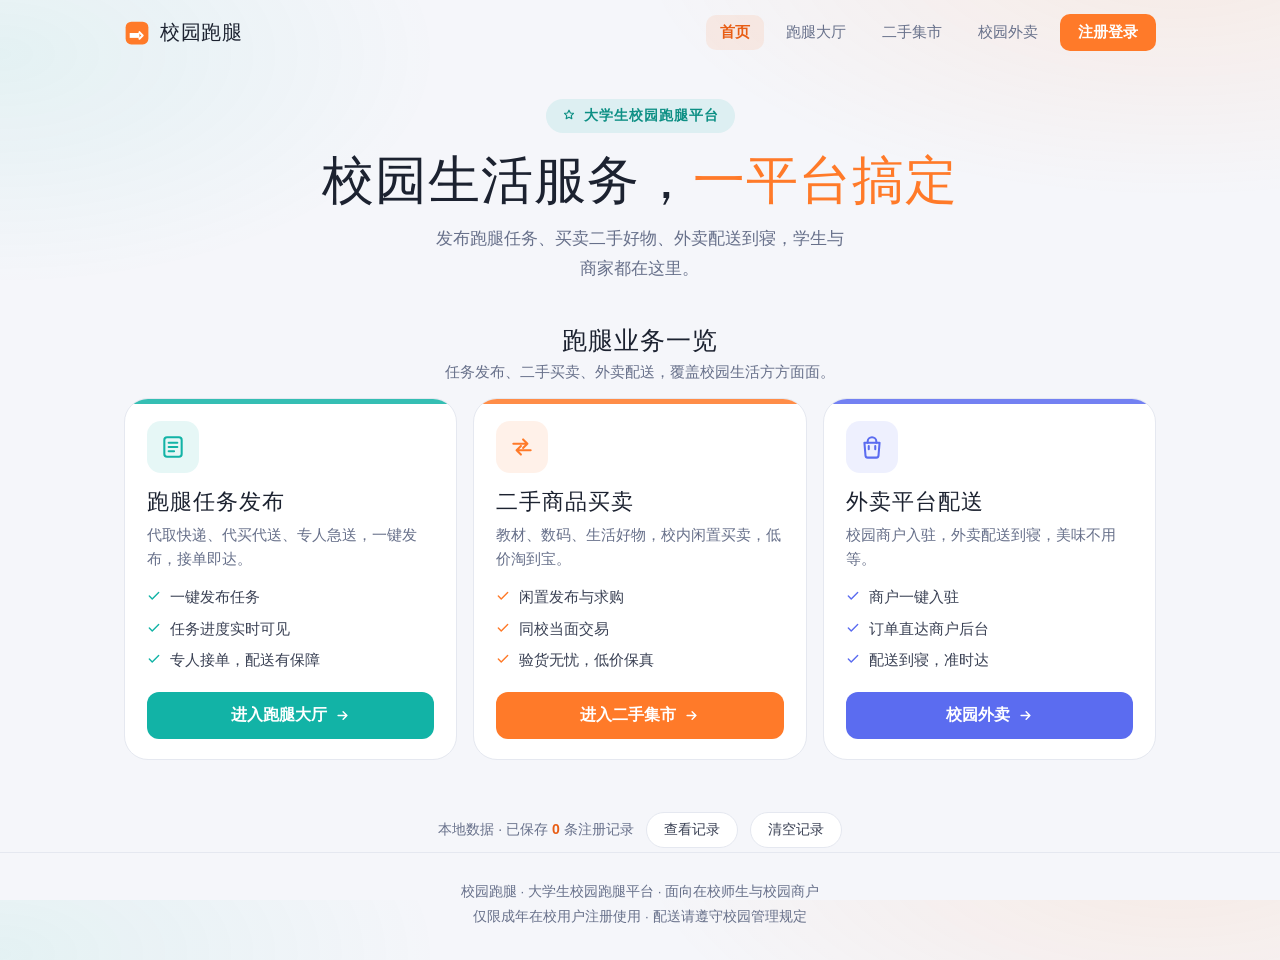
<file: index.html>
<!-- index.html -->
<!DOCTYPE html>
<html lang="zh-CN">
<head>
<meta charset="UTF-8">
<meta name="viewport" content="width=device-width, initial-scale=1">
<title>校园跑腿 · 大学生校园跑腿平台</title>
<link rel="icon" href="data:image/svg+xml,%3Csvg xmlns='http://www.w3.org/2000/svg' viewBox='0 0 64 64'%3E%3Crect x='4' y='4' width='56' height='56' rx='14' fill='%23FF7A29'/%3E%3Cpath d='M14 32h24v12H14z' fill='%23FFFFFF'/%3E%3Cpath d='M38 30l8 8-8 8' fill='none' stroke='%23FFFFFF' stroke-width='5' stroke-linecap='round' stroke-linejoin='round'/%3E%3C/svg%3E">
<link rel="preconnect" href="https://miaoda.feishu.cn">
<link href="https://miaoda.feishu.cn/fonts/css2?family=ZCOOL+KuaiLe&family=Noto+Sans+SC:wght@400;500;700&display=swap" rel="stylesheet">
<link rel="stylesheet" href="style.css">
</head>
<body>
<header class="topbar">
  <div class="brand">
    <svg width="26" height="26" viewBox="0 0 64 64" aria-hidden="true"><rect x="4" y="4" width="56" height="56" rx="14" fill="#FF7A29" /><path d="M14 32h24v12H14z" fill="#FFFFFF" /><path d="M38 30l8 8-8 8" fill="none" stroke="#FFFFFF" stroke-width="5" stroke-linecap="round" stroke-linejoin="round" /></svg>
    <span>校园跑腿</span>
  </div>
  <nav class="nav" id="nav">
    <a href="#/" data-nav="home">首页</a>
    <a href="#/task" data-nav="task">跑腿大厅</a>
    <a href="#/secondhand" data-nav="secondhand">二手集市</a>
    <a href="#/food" data-nav="food">校园外卖</a>
    <a href="#/auth/login" class="enter" data-nav="auth" id="authNavLink">注册登录</a>
  </nav>
</header>
<main class="stage">
  <!-- ===== 视图：首页（跑腿业务展示） ===== -->
  <section class="view" id="view-home">
    <div class="hero">
      <div class="hero-copy">
        <span class="kicker">
          <svg width="14" height="14" viewBox="0 0 24 24" fill="none" stroke="currentColor" stroke-width="2" stroke-linecap="round" stroke-linejoin="round"><path d="M12 2l2.4 4.8 5.3.8-3.8 3.7.9 5.2-4.8-2.5-4.8 2.5.9-5.2L4.3 7.6l5.3-.8z" /></svg>
          大学生校园跑腿平台
        </span>
        <h1>校园生活服务，<span class="hl">一平台搞定</span></h1>
        <p>发布跑腿任务、买卖二手好物、外卖配送到寝，学生与商家都在这里。</p>
      </div>
    </div>
    <h2 class="section-title">跑腿业务一览</h2>
    <p class="section-sub">任务发布、二手买卖、外卖配送，覆盖校园生活方方面面。</p>
    <div class="modules">
      <!-- 跑腿任务发布 -->
      <div class="module" style="--ac:#12B3A6;--ac-deep:#0D8F84;--ac-soft:rgba(18,179,166,.10)">
        <div class="module-icon">
          <svg width="26" height="26" viewBox="0 0 24 24" fill="none" stroke="currentColor" stroke-width="1.9" stroke-linecap="round" stroke-linejoin="round"><rect x="4" y="3" width="16" height="18" rx="2.5" /><path d="M8 8h8M8 12h8M8 16h5" /></svg>
        </div>
        <h3>跑腿任务发布</h3>
        <p class="tagline">代取快递、代买代送、专人急送，一键发布，接单即达。</p>
        <ul>
          <li><svg width="14" height="14" viewBox="0 0 24 24" fill="none" stroke="currentColor" stroke-width="2.4" stroke-linecap="round" stroke-linejoin="round"><polyline points="4 12 9 17 20 6" /></svg>一键发布任务</li>
          <li><svg width="14" height="14" viewBox="0 0 24 24" fill="none" stroke="currentColor" stroke-width="2.4" stroke-linecap="round" stroke-linejoin="round"><polyline points="4 12 9 17 20 6" /></svg>任务进度实时可见</li>
          <li><svg width="14" height="14" viewBox="0 0 24 24" fill="none" stroke="currentColor" stroke-width="2.4" stroke-linecap="round" stroke-linejoin="round"><polyline points="4 12 9 17 20 6" /></svg>专人接单，配送有保障</li>
        </ul>
        <button class="btn-apply" data-go="task">进入跑腿大厅
          <svg width="15" height="15" viewBox="0 0 24 24" fill="none" stroke="currentColor" stroke-width="2.4" stroke-linecap="round" stroke-linejoin="round"><path d="M5 12h14M13 6l6 6-6 6" /></svg>
        </button>
      </div>
      <!-- 二手商品买卖 -->
      <div class="module" style="--ac:#FF7A29;--ac-deep:#E85D14;--ac-soft:rgba(255,122,41,.10)">
        <div class="module-icon">
          <svg width="26" height="26" viewBox="0 0 24 24" fill="none" stroke="currentColor" stroke-width="1.9" stroke-linecap="round" stroke-linejoin="round"><path d="M4 9h13M13 5l4 4-4 4" /><path d="M20 15H7M11 11l-4 4 4 4" /></svg>
        </div>
        <h3>二手商品买卖</h3>
        <p class="tagline">教材、数码、生活好物，校内闲置买卖，低价淘到宝。</p>
        <ul>
          <li><svg width="14" height="14" viewBox="0 0 24 24" fill="none" stroke="currentColor" stroke-width="2.4" stroke-linecap="round" stroke-linejoin="round"><polyline points="4 12 9 17 20 6" /></svg>闲置发布与求购</li>
          <li><svg width="14" height="14" viewBox="0 0 24 24" fill="none" stroke="currentColor" stroke-width="2.4" stroke-linecap="round" stroke-linejoin="round"><polyline points="4 12 9 17 20 6" /></svg>同校当面交易</li>
          <li><svg width="14" height="14" viewBox="0 0 24 24" fill="none" stroke="currentColor" stroke-width="2.4" stroke-linecap="round" stroke-linejoin="round"><polyline points="4 12 9 17 20 6" /></svg>验货无忧，低价保真</li>
        </ul>
        <button class="btn-apply" data-go="secondhand">进入二手集市
          <svg width="15" height="15" viewBox="0 0 24 24" fill="none" stroke="currentColor" stroke-width="2.4" stroke-linecap="round" stroke-linejoin="round"><path d="M5 12h14M13 6l6 6-6 6" /></svg>
        </button>
      </div>
      <!-- 外卖平台配送 -->
      <div class="module" style="--ac:#5B6CF0;--ac-deep:#4653C9;--ac-soft:rgba(91,108,240,.10)">
        <div class="module-icon">
          <svg width="26" height="26" viewBox="0 0 24 24" fill="none" stroke="currentColor" stroke-width="1.9" stroke-linecap="round" stroke-linejoin="round"><path d="M5 8h14l-1 12a2 2 0 0 1-2 1.8H8a2 2 0 0 1-2-1.8z" /><path d="M8 8V7a4 4 0 0 1 8 0v1" /><path d="M9 11v3M15 11v3" /></svg>
        </div>
        <h3>外卖平台配送</h3>
        <p class="tagline">校园商户入驻，外卖配送到寝，美味不用等。</p>
        <ul>
          <li><svg width="14" height="14" viewBox="0 0 24 24" fill="none" stroke="currentColor" stroke-width="2.4" stroke-linecap="round" stroke-linejoin="round"><polyline points="4 12 9 17 20 6" /></svg>商户一键入驻</li>
          <li><svg width="14" height="14" viewBox="0 0 24 24" fill="none" stroke="currentColor" stroke-width="2.4" stroke-linecap="round" stroke-linejoin="round"><polyline points="4 12 9 17 20 6" /></svg>订单直达商户后台</li>
          <li><svg width="14" height="14" viewBox="0 0 24 24" fill="none" stroke="currentColor" stroke-width="2.4" stroke-linecap="round" stroke-linejoin="round"><polyline points="4 12 9 17 20 6" /></svg>配送到寝，准时达</li>
        </ul>
        <button class="btn-apply" data-go="food">校园外卖
          <svg width="15" height="15" viewBox="0 0 24 24" fill="none" stroke="currentColor" stroke-width="2.4" stroke-linecap="round" stroke-linejoin="round"><path d="M5 12h14M13 6l6 6-6 6" /></svg>
        </button>
      </div>
    </div>
  </section>

  <!-- ===== 视图：跑腿任务大厅 ===== -->
  <section class="view" id="view-task">
    <div class="page-header task-page-header">
      <div class="page-title-wrap">
        <h2>🏃‍♂️跑腿任务大厅</h2>
        <p>快递代取｜资料代送｜代买代办｜数码取送｜代发快递，校园内快速接单</p>
      </div>
      <button class="page-action-btn" id="openTaskPublishBtn">+ 发布跑腿任务</button>
    </div>
    <div class="task-filter-bar">
      <button class="task-filter active" data-type="all">全部任务</button>
      <button class="task-filter" data-type="express">快递代取</button>
      <button class="task-filter" data-type="doc">资料代送</button>
      <button class="task-filter" data-type="buy">代买代办</button>
      <button class="task-filter" data-type="digital">数码取送</button>
      <button class="task-filter" data-type="send">代发快递</button>
    </div>
    <div id="taskList" class="task-list"></div>
  </section>

  <!-- ===== 视图：二手集市 ===== -->
  <section class="view" id="view-secondhand">
    <div class="page-header task-page-header">
      <div class="page-title-wrap">
        <h2>🛒校园二手集市</h2>
        <p>教材｜数码｜服饰｜生活用品｜运动器材，校内闲置交易</p>
      </div>
      <button class="page-action-btn" id="openSellGoodsBtn">+ 上架商品</button>
    </div>
    <div class="second-filter-bar">
      <div class="filter-group">
        <label>价格：</label>
        <input type="number" id="priceMin" placeholder="最低">
        <span>-</span>
        <input type="number" id="priceMax" placeholder="最高">
      </div>
      <div class="filter-group">
        <label>成色：</label>
        <select id="qualitySel">
          <option value="all">全部成色</option>
          <option value="全新">全新</option>
          <option value="9成新">9成新</option>
          <option value="8成新">8成新</option>
          <option value="7成新">7成新</option>
          <option value="6成新及以下">6成新及以下</option>
        </select>
      </div>
      <div class="filter-group">
        <label>分类：</label>
        <select id="catSel">
          <option value="all">全部分类</option>
          <option value="教材书籍">教材书籍</option>
          <option value="数码电子">数码电子</option>
          <option value="服饰鞋帽">服饰鞋帽</option>
          <option value="生活用品">生活用品</option>
          <option value="运动器材">运动器材</option>
        </select>
      </div>
      <button id="filterSecondBtn" class="filter-btn">筛选</button>
    </div>
    <div class="cart-tip">
      🛒购物车：共<span id="cartCount">0</span>件
    </div>
    <div id="secondList" class="second-list"></div>
  </section>

  <!-- ===== 视图：校园外卖 ===== -->
  <section class="view" id="view-food">
    <div class="page-header">
      <h2>🍔校园外卖大厅</h2>
      <p>校园周边商家，配送到寝室楼下</p>
    </div>
    <div class="food-tab-wrap">
      <div class="food-tab-item active" data-foodtab="shop">🍔校园外卖大厅</div>
      <div class="food-tab-item" data-foodtab="delivery">🏃跑腿配送小助手</div>
    </div>
    <div id="foodShopPanel" class="food-panel">
      <div id="foodList" class="food-list"></div>
    </div>
    <!-- 跑腿配送小助手面板 -->
    <div id="foodDeliveryPanel" class="food-panel hidden">
      <div class="delivery-desc">📦 以下为待配送的外卖订单，点击【我要配送】即可接单赚取配送费</div>
      <div id="deliveryOrderList" class="delivery-order-list"></div>
    </div>
  </section>

  <!-- ===== 视图：个人中心 ===== -->
  <section class="view" id="view-profile">
    <div id="profileContent"></div>
  </section>

  <!-- ===== 视图：注册登录 ===== -->
  <section class="view" id="view-auth">
    <div class="auth-card" id="authBox"></div>
  </section>
</main>

<!-- 弹窗：发布跑腿任务 -->
<dialog id="dialogPublishTask" class="common-dialog">
  <div class="dlg-head">
    <h3>发布跑腿任务</h3>
    <button type="button" class="dlg-close-btn" id="closeTaskDlg">✕</button>
  </div>
  <div class="dlg-body">
    <form id="publishTaskForm">
      <div class="form-item">
        <label>任务类型</label>
        <select name="taskType">
          <option value="express">快递代取</option>
          <option value="doc">资料代送</option>
          <option value="buy">代买代办</option>
          <option value="digital">数码取送</option>
          <option value="send">代发快递</option>
        </select>
      </div>
      <div class="form-item">
        <label>任务标题</label>
        <input type="text" name="title" placeholder="简单描述任务，例：北门快递代取">
      </div>
      <div class="form-item">
        <label>任务描述</label>
        <textarea name="desc" rows="3" placeholder="详细说明物品、注意事项"></textarea>
      </div>
      <div class="form-item">
        <label>取件起点</label>
        <input type="text" name="fromAddr" placeholder="例如：北门快递站 / 二食堂">
      </div>
      <div class="form-item">
        <label>送达终点</label>
        <input type="text" name="toAddr" placeholder="例如：3号宿舍楼302">
      </div>
      <div class="form-item">
        <label>期望赏金（元）</label>
        <input type="number" min="1" step="1" name="reward" placeholder="输入赏金，最少1元">
      </div>
      <div class="form-item">
        <label>期望配送时段</label>
        <input type="text" name="timeSlot" placeholder="例如：今天 14:00-16:00">
      </div>
      <div class="form-item">
        <label>联系人昵称</label>
        <input type="text" name="publisher" placeholder="你的昵称">
      </div>
      <button type="submit" class="btn-submit dlg-submit">确认发布任务</button>
    </form>
  </div>
</dialog>

<!-- 弹窗：上架二手商品 -->
<dialog id="dialogSellGoods" class="common-dialog">
  <div class="dlg-head">
    <h3>上架二手商品</h3>
    <button type="button" class="dlg-close-btn" id="closeSellDlg">✕</button>
  </div>
  <div class="dlg-body">
    <form id="sellGoodsForm">
      <div class="form-item">
        <label>商品名称</label>
        <input type="text" name="gname" placeholder="例：高等数学教材">
      </div>
      <div class="form-item">
        <label>商品分类</label>
        <select name="gcat">
          <option value="教材书籍">教材书籍</option>
          <option value="数码电子">数码电子</option>
          <option value="服饰鞋帽">服饰鞋帽</option>
          <option value="生活用品">生活用品</option>
          <option value="运动器材">运动器材</option>
        </select>
      </div>
      <div class="form-item">
        <label>商品成色</label>
        <select name="gquality">
          <option value="全新">全新</option>
          <option value="9成新">9成新</option>
          <option value="8成新">8成新</option>
          <option value="7成新">7成新</option>
          <option value="6成新及以下">6成新及以下</option>
        </select>
      </div>
      <div class="form-item">
        <label>售价（元）</label>
        <input type="number" min="1" step="0.5" name="gprice" placeholder="商品售价">
      </div>
      <div class="form-item">
        <label>商品描述</label>
        <textarea name="gdesc" rows="3" placeholder="描述商品情况，有无破损等"></textarea>
      </div>
      <button type="submit" class="btn-submit dlg-submit">确认上架商品</button>
    </form>
  </div>
</dialog>

<div class="store-bar">
  <span class="store-info">本地数据 · 已保存 <b id="storeCount">0</b> 条注册记录</span>
  <button type="button" class="store-btn" id="btnViewStore">查看记录</button>
  <button type="button" class="store-btn store-btn-plain" id="btnClearStore">清空记录</button>
</div>
<footer class="foot">
  校园跑腿 · 大学生校园跑腿平台 · 面向在校师生与校园商户<br>
  仅限成年在校用户注册使用 · 配送请遵守校园管理规定
</footer>
<div class="toast" id="toast" role="status"></div>
<dialog id="storeDialog" class="store-dlg">
  <div class="store-head">
    <h3>本地注册记录</h3>
    <button type="button" class="dlg-close" id="btnCloseStore" aria-label="关闭">
      <svg width="16" height="16" viewBox="0 0 24 24" fill="none" stroke="currentColor" stroke-width="2.4" stroke-linecap="round"><path d="M6 6l12 12M18 6L6 18" /></svg>
    </button>
  </div>
  <div class="store-list" id="storeList"></div>
  <p class="store-empty hidden" id="storeEmpty">还没有注册记录，去提交一单试试吧。</p>
  <p class="store-note">数据保存在当前浏览器的 localStorage 中，仅本机可见，最多保留 50 条。</p>
</dialog>
<script src="script.js"></script>
</body>
</html>
</file>
<file: style.css>
/* style.css */
/* ============================================================
   校园跑腿平台 · 独立样式文件（美化版）
   ============================================================ */
*{margin:0;padding:0;box-sizing:border-box}
button{font:inherit;color:inherit;background:none;border:none}
:root{
  --bg:#F5F6FA; --card:#FFFFFF; --line:#E5E8F0;
  --ink:#1C2230; --muted:#67708A;
  --brand:#FF7A29; --brand-deep:#E85D14;
  --rider:#12B3A6; --rider-deep:#0D8F84;
  --user:#FF7A29; --user-deep:#E85D14;
  --merchant:#5B6CF0; --merchant-deep:#4653C9;
  --r-md:16px; --r-lg:24px;
  --font-d:'ZCOOL KuaiLe','Noto Sans SC','PingFang SC','Microsoft YaHei',sans-serif;
  --font-b:'Noto Sans SC','PingFang SC','Microsoft YaHei',sans-serif;
  --card-shadow:0 2px 12px rgba(0,0,0,0.08);
  --card-shadow-hover:0 6px 20px rgba(0,0,0,0.12);
  --card-radius:14px;
}
html,body{height:100%}
body{
  font-family:var(--font-b);color:var(--ink);background:var(--bg);
  display:flex;flex-direction:column;min-height:100vh;
  background-image:
    radial-gradient(900px 420px at 92% -6%, rgba(255,122,41,.10), transparent 60%),
    radial-gradient(760px 400px at 0% 6%, rgba(18,179,166,.08), transparent 58%);
}
:focus-visible{outline:2px solid var(--brand);outline-offset:2px}
.hidden{display:none!important}
a{color:inherit;text-decoration:none}
/* ===== 顶栏 ===== */
.topbar{display:flex;align-items:center;justify-content:space-between;width:100%;max-width:1080px;margin:0 auto;padding:14px 24px}
.brand{display:flex;align-items:center;gap:10px;font-family:var(--font-d);font-size:20px;letter-spacing:.5px;user-select:none}
.brand .dot{width:9px;height:9px;border-radius:50%;background:var(--brand);flex:none}
.nav{display:flex;align-items:center;gap:8px;font-size:14.5px}
.nav a{padding:8px 14px;border-radius:10px;color:var(--muted);transition:color .2s,background .2s}
.nav a:hover{color:var(--ink);background:rgba(255,122,41,.08)}
.nav a.active{color:var(--brand-deep);background:rgba(255,122,41,.10);font-weight:700}
.nav .enter{color:#fff;background:var(--brand);font-weight:700;border-radius:10px;padding:9px 18px}
.nav .enter:hover{background:var(--brand-deep);color:#fff}
/* ===== 主区 ===== */
.stage{flex:1;width:100%;max-width:1080px;margin:0 auto;padding:8px 24px 30px}
.view{display:none}
.view.show{display:block}

.page-header{margin:18px 0 20px}
.task-page-header{display:flex;justify-content:space-between;align-items:flex-start;gap:16px}
.page-title-wrap{flex:1}
.page-header h2{font-family:var(--font-d);font-size:26px;margin-bottom:6px}
.page-header p{color:var(--muted)}
.page-action-btn{
  flex:none;
  background:var(--rider);color:#fff;
  padding:9px 18px;border-radius:10px;font-weight:bold;cursor:pointer;
  white-space:nowrap;transition:filter .2s;
}
.page-action-btn:hover{filter:brightness(1.08)}

.empty-tip{text-align:center;padding:60px 20px;color:var(--muted);font-size:15px}

/* ========= 跑腿任务大厅 ========= */
.task-filter-bar{display:flex;gap:10px;flex-wrap:wrap;margin-bottom:18px}
.task-filter{padding:8px 16px;border-radius:99px;background:var(--card);border:1px solid var(--line);cursor:pointer;font-size:14px;transition:all .2s}
.task-filter:hover{border-color:var(--rider);color:var(--rider-deep)}
.task-filter.active{background:var(--rider);color:white;border-color:var(--rider)}

.task-list{display:flex;flex-direction:column;gap:14px}
.task-item{
  background:var(--card);
  border-radius:var(--card-radius);
  padding:20px;
  display:flex;justify-content:space-between;align-items:flex-start;gap:16px;
  box-shadow:var(--card-shadow);
  border:1px solid transparent;
  transition:all 0.24s ease;
}
.task-item:hover{
  transform:translateY(-2px);
  box-shadow:var(--card-shadow-hover);
  border-color:rgba(18,179,166,0.2);
}
.task-left{flex:1}
.task-type-tag{
  display:inline-block;
  font-size:12px;
  background:rgba(18,179,166,0.12);
  color:var(--rider-deep);
  padding:2px 8px;
  border-radius:6px;
  margin-bottom:6px;
}
.task-title{font-size:18px;font-weight:600;margin-bottom:6px}
.task-desc{color:var(--muted);font-size:14.5px;margin-bottom:8px;line-height:1.6}
.task-addr{font-size:14px;margin:4px 0;color:#444}
.task-time{font-size:14px;margin:4px 0;color:#0D8F84;font-weight:500}
.task-pub{font-size:13px;color:#888;margin-top:4px}
.task-right{display:flex;flex-direction:column;align-items:flex-end;gap:10px}
.task-reward{font-size:20px;color:#E85D14;font-weight:bold}
.task-accept-btn{
  background:var(--rider);
  color:white;
  padding:9px 20px;
  border-radius:10px;
  font-weight:bold;
  cursor:pointer;
  transition:all .2s;
}
.task-accept-btn:hover:not(:disabled){filter:brightness(1.08)}
.task-accept-btn:disabled{opacity:0.45;cursor:default;background:#999}

/* ========= 二手集市 ========= */
.second-filter-bar{
  background:var(--card);
  border-radius:var(--card-radius);
  padding:16px 20px;
  display:flex;gap:16px;flex-wrap:wrap;align-items:center;
  margin-bottom:16px;
  box-shadow:var(--card-shadow);
  border:1px solid var(--line);
}
.filter-group{display:flex;align-items:center;gap:8px}
.filter-group label{font-size:14px;color:#444}
.filter-group input,.filter-group select{
  border:1px solid var(--line);
  border-radius:8px;
  padding:8px 10px;
  font-size:14px;
  width:100px;
  background:#fff;
}
.filter-btn{
  background:var(--brand);
  color:white;
  padding:9px 20px;
  border-radius:9px;
  cursor:pointer;
  font-weight:bold;
  transition:filter .2s;
}
.filter-btn:hover{filter:brightness(1.08)}

.cart-tip{
  margin:12px 0;font-size:15px;
  background:#fff;
  display:inline-block;
  padding:6px 14px;
  border-radius:8px;
  box-shadow:0 1px 6px rgba(0,0,0,0.06);
}

.second-list{
  display:grid;
  grid-template-columns:repeat(auto-fill,minmax(240px,1fr));
  gap:18px;
}
.second-item{
  background:var(--card);
  border-radius:var(--card-radius);
  padding:16px;
  display:flex;flex-direction:column;gap:8px;
  box-shadow:var(--card-shadow);
  border:1px solid transparent;
  transition:all 0.24s ease;
}
.second-item:hover{
  transform:translateY(-3px);
  box-shadow:var(--card-shadow-hover);
  border-color:rgba(255,122,41,0.18);
}
.good-name{font-weight:600;font-size:16px;line-height:1.4}
.good-meta{display:flex;gap:8px;font-size:12px}
.good-quality{background:rgba(18,179,166,0.12);color:#0D8F84;padding:3px 9px;border-radius:6px}
.good-cat{background:rgba(91,108,240,0.1);color:#4653C9;padding:3px 9px;border-radius:6px}
.good-desc{font-size:13.5px;color:var(--muted);line-height:1.5;display:-webkit-box;-webkit-line-clamp:2;-webkit-box-orient:vertical;overflow:hidden}
.good-price{font-size:22px;color:#E85D14;font-weight:bold;margin-top:4px}
.good-btns{display:flex;gap:10px;margin-top:auto;padding-top:8px}
.cart-add-btn{
  flex:1;border:1px solid var(--brand);color:var(--brand);
  padding:8px 0;border-radius:9px;text-align:center;cursor:pointer;font-size:14px;
  transition:all .2s;
}
.cart-add-btn:hover{background:rgba(255,122,41,0.06)}
.buy-now-btn{
  flex:1;background:var(--brand);color:white;
  padding:8px 0;border-radius:9px;text-align:center;cursor:pointer;font-size:14px;
  transition:filter .2s;
}
.buy-now-btn:hover{filter:brightness(1.08)}

/* ========= 外卖大厅 ========= */
.food-tab-wrap{display:grid;grid-template-columns:1fr 1fr;gap:14px;margin-bottom:18px}
.food-tab-item{
  background:var(--card);border:1px solid var(--line);border-radius:var(--card-radius);
  padding:16px;text-align:center;cursor:pointer;font-weight:bold;
  transition:all .22s;
}
.food-tab-item.active{background:var(--merchant);color:#fff;border-color:var(--merchant)}
.food-panel{width:100%}
.delivery-desc{margin-bottom:14px;color:var(--muted)}
.delivery-order-list{display:flex;flex-direction:column;gap:14px}
.delivery-order-item{
  background:var(--card);border-radius:var(--card-radius);padding:18px;
  box-shadow:var(--card-shadow);transition:0.24s;border:1px solid var(--line);
  display:flex;flex-direction:column;gap:10px;
}
.delivery-order-item:hover{transform:translateY(-2px);box-shadow:var(--card-shadow-hover);border-color:var(--rider)}
.delivery-order-header{display:flex;justify-content:space-between;align-items:center;flex-wrap:wrap;gap:8px}
.delivery-order-tag{font-size:12px;background:rgba(18,179,166,.12);color:var(--rider-deep);padding:3px 10px;border-radius:6px;font-weight:600}
.delivery-order-time{font-size:13px;color:#E85D14;background:rgba(232,93,20,.08);padding:3px 10px;border-radius:6px}
.delivery-order-body{display:flex;flex-direction:column;gap:7px;padding:6px 0}
.delivery-order-row{display:flex;align-items:flex-start;gap:6px;font-size:14.5px;line-height:1.5}
.delivery-order-label{flex:none;color:var(--muted);font-weight:500;min-width:70px}
.delivery-fee{font-weight:700;color:#E85D14;font-size:16px}
.delivery-order-footer{display:flex;justify-content:space-between;align-items:center;padding-top:10px;border-top:1px dashed var(--line);margin-top:2px}
.delivery-order-deadline{font-size:13px;color:var(--muted)}
.delivery-order-btn{background:var(--rider);color:#fff;padding:8px 22px;border-radius:9px;font-weight:700;font-size:14.5px;cursor:pointer;transition:background .2s,opacity .2s;border:none}
.delivery-order-btn:hover:not(:disabled){background:var(--rider-deep)}
.delivery-order-btn:disabled{opacity:.5;cursor:default;background:#999}
.delivery-order-btn.accepted{background:#67708A}

.food-list{display:flex;flex-direction:column;gap:18px}
.food-shop-card{
  background:var(--card);border-radius:var(--card-radius);padding:20px;
  box-shadow:var(--card-shadow);border:1px solid transparent;transition:all 0.24s ease;
}
.food-shop-card:hover{transform:translateY(-2px);box-shadow:var(--card-shadow-hover);border-color:rgba(91,108,240,0.15)}
.shop-head{margin-bottom:14px;padding-bottom:12px;border-bottom:1px dashed var(--line)}
.shop-head h3{font-size:19px;margin-bottom:6px;font-weight:600}
.shop-info{font-size:14px;color:var(--muted);display:flex;gap:14px;flex-wrap:wrap}
.food-items{display:flex;flex-direction:column;gap:12px}
.food-item-row{display:flex;align-items:center;gap:12px;padding:8px 10px;border-radius:8px;transition:background .2s}
.food-item-row:hover{background:rgba(91,108,240,0.06)}
.fname{flex:1;font-size:15px}
.fprice{color:#E85D14;font-weight:600;width:60px;text-align:right}
.food-add-btn{background:var(--merchant);color:white;padding:5px 12px;border-radius:7px;font-size:13px;cursor:pointer;transition:filter .2s}
.food-add-btn:hover{filter:brightness(1.1)}

/* ========= 个人中心 ========= */
.profile-card{
  background:linear-gradient(135deg,#FF7A29 0%,#FFA36C 100%);
  color:#fff;border-radius:var(--r-lg);padding:26px 28px;
  display:flex;align-items:center;gap:20px;flex-wrap:wrap;
  box-shadow:0 8px 24px rgba(255,122,41,.22);
  position:relative;overflow:hidden;
}
.profile-card::after{
  content:"";position:absolute;right:-40px;top:-40px;width:180px;height:180px;
  border-radius:50%;background:rgba(255,255,255,.10);
}
.profile-avatar{
  width:72px;height:72px;border-radius:50%;
  background:rgba(255,255,255,.24);
  display:grid;place-items:center;
  font-family:var(--font-d);font-size:30px;font-weight:400;flex:none;
  border:2px solid rgba(255,255,255,.5);
}
.profile-info{flex:1;min-width:180px;position:relative;z-index:1}
.profile-info h2{font-family:var(--font-d);font-size:24px;letter-spacing:1px;font-weight:400;margin-bottom:6px}
.profile-info p{font-size:14px;opacity:.92;line-height:1.7}
.profile-role{
  display:inline-block;font-size:12px;font-weight:700;
  background:rgba(255,255,255,.25);padding:3px 10px;border-radius:6px;
  margin-right:8px;vertical-align:middle;
}
.profile-logout{
  flex:none;background:rgba(255,255,255,.20);color:#fff;
  padding:9px 18px;border-radius:10px;font-weight:700;cursor:pointer;
  border:1px solid rgba(255,255,255,.35);transition:background .2s;
  position:relative;z-index:1;
}
.profile-logout:hover{background:rgba(255,255,255,.32)}

.profile-stats{
  display:grid;grid-template-columns:repeat(auto-fit,minmax(140px,1fr));
  gap:14px;margin:20px 0 26px;
}
.profile-stat{
  background:var(--card);border:1px solid var(--line);border-radius:var(--card-radius);
  padding:18px 16px;text-align:center;transition:all .22s ease;
}
.profile-stat:hover{transform:translateY(-3px);box-shadow:var(--card-shadow-hover);border-color:var(--brand)}
.profile-stat b{display:block;font-size:28px;color:var(--brand-deep);font-family:var(--font-d);font-weight:400;letter-spacing:1px}
.profile-stat span{font-size:13.5px;color:var(--muted);margin-top:4px;display:block}

.profile-section{margin-bottom:30px}
.profile-section-head{
  display:flex;justify-content:space-between;align-items:center;
  margin-bottom:14px;flex-wrap:wrap;gap:10px;
}
.profile-section-head h3{
  font-family:var(--font-d);font-size:20px;font-weight:400;letter-spacing:1px;
  display:flex;align-items:center;gap:8px;
}
.profile-section-head h3::before{
  content:"";width:4px;height:20px;border-radius:2px;background:var(--brand);
}
.profile-section-head .go-link{font-size:13.5px;color:var(--brand-deep);cursor:pointer}
.profile-section-head .go-link:hover{text-decoration:underline}

.profile-empty-box{
  background:var(--card);border:1px dashed var(--line);border-radius:var(--card-radius);
  padding:36px 20px;text-align:center;color:var(--muted);font-size:14.5px;
}

.profile-list{display:flex;flex-direction:column;gap:12px}
.profile-list-item{
  background:var(--card);border:1px solid var(--line);border-radius:var(--card-radius);
  padding:16px 18px;display:flex;justify-content:space-between;align-items:flex-start;gap:14px;
  transition:all .22s ease;
}
.profile-list-item:hover{box-shadow:var(--card-shadow-hover);border-color:rgba(255,122,41,.25)}
.profile-list-item .item-main{flex:1;min-width:0}
.profile-list-item .item-title{font-size:16px;font-weight:600;margin-bottom:5px}
.profile-list-item .item-sub{font-size:13.5px;color:var(--muted);line-height:1.6}
.profile-list-item .item-tag{
  display:inline-block;font-size:12px;padding:2px 8px;border-radius:6px;
  background:rgba(18,179,166,.12);color:var(--rider-deep);margin-right:6px;
}
.profile-list-item .item-tag.orange{background:rgba(255,122,41,.12);color:var(--brand-deep)}
.profile-list-item .item-tag.blue{background:rgba(91,108,240,.10);color:var(--merchant-deep)}
.profile-list-item .item-price{font-size:18px;color:#E85D14;font-weight:700;white-space:nowrap}
.profile-list-item .item-btn{
  flex:none;align-self:center;font-size:13px;color:var(--muted);
  border:1px solid var(--line);border-radius:8px;padding:6px 12px;cursor:pointer;
  transition:border-color .2s,color .2s;
}
.profile-list-item .item-btn:hover{border-color:#E5484D;color:#E5484D}
.profile-list-item .item-btn.primary{border-color:var(--rider);color:var(--rider-deep)}
.profile-list-item .item-btn.primary:hover{background:rgba(18,179,166,.06)}

.cart-summary{
  display:flex;justify-content:space-between;align-items:center;
  background:var(--card);border:1px solid var(--line);border-radius:var(--card-radius);
  padding:16px 20px;margin-top:12px;flex-wrap:wrap;gap:12px;
}
.cart-summary .total{font-size:16px}
.cart-summary .total b{font-size:24px;color:#E85D14;font-family:var(--font-d);font-weight:400;letter-spacing:1px}
.cart-summary .acts{display:flex;gap:10px}
.cart-summary .acts button{
  padding:9px 20px;border-radius:9px;font-weight:700;font-size:14px;cursor:pointer;transition:filter .2s,background .2s;
}
.btn-clear-cart{border:1px solid var(--line);color:var(--muted)}
.btn-clear-cart:hover{border-color:#E5484D;color:#E5484D}
.btn-checkout{background:var(--brand);color:#fff}
.btn-checkout:hover{filter:brightness(1.08)}

.profile-guest{
  text-align:center;padding:70px 20px;
  background:var(--card);border:1px solid var(--line);border-radius:var(--r-lg);
  margin-top:30px;
}
.profile-guest h2{font-family:var(--font-d);font-size:26px;font-weight:400;margin-bottom:10px}
.profile-guest p{color:var(--muted);margin-bottom:24px}
.profile-guest .btn-submit{max-width:200px;margin:0 auto;display:inline-block}

/* ========= 通用弹窗dialog ========= */
.common-dialog{
  border:none;border-radius:16px;max-width:520px;width:92vw;
  padding:0;box-shadow:0 8px 30px rgba(0,0,0,0.15);
}
.common-dialog::backdrop{background:rgba(0,0,0,0.45)}
.dlg-head{display:flex;justify-content:space-between;align-items:center;padding:18px 22px;border-bottom:1px solid var(--line)}
.dlg-head h3{font-family:var(--font-d);font-size:20px}
.dlg-close-btn{font-size:22px;cursor:pointer;color:var(--muted)}
.dlg-body{padding:20px 22px 24px}
.dlg-body .form-item{margin-bottom:16px}
.dlg-body label{display:block;font-size:14px;font-weight:bold;margin-bottom:6px;color:#333}
.dlg-body input,.dlg-body select,.dlg-body textarea{
  width:100%;border:1px solid var(--line);border-radius:10px;padding:11px 14px;font-size:15px;background:#fff;
}
.dlg-body textarea{resize:vertical}
.dlg-submit{margin-top:8px;width:100%;background:var(--rider);color:#fff;border-radius:10px;padding:13px;font-weight:bold}

/* ===== 首页 Hero ===== */
.hero{display:flex;flex-direction:column;align-items:center;text-align:center;padding:26px 8px 14px}
.hero-copy{max-width:760px;margin:0 auto}
.hero .kicker{display:inline-flex;align-items:center;gap:8px;font-size:14px;color:var(--rider-deep);background:rgba(18,179,166,.10);border-radius:999px;padding:8px 16px;font-weight:700;letter-spacing:1px}
.hero h1{font-family:var(--font-d);font-size:clamp(34px,5.4vw,52px);line-height:1.22;letter-spacing:1px;margin:16px 0 12px;font-weight:400}
.hero h1 .hl{color:var(--brand);}
.hero p{color:var(--muted);font-size:16.5px;line-height:1.8;max-width:46ch;margin:0 auto}
.section-title{font-family:var(--font-d);font-size:25px;letter-spacing:1px;margin:26px 0 6px;font-weight:400;text-align:center}
.section-sub{color:var(--muted);font-size:15px;margin-bottom:16px;text-align:center}
.modules{display:grid;grid-template-columns:repeat(3,1fr);gap:16px}
.module{
  background:var(--card);border:1px solid var(--line);border-radius:var(--r-lg);
  padding:22px 22px 20px;display:flex;flex-direction:column;position:relative;overflow:hidden;
  transition:transform .22s ease,box-shadow .22s ease,border-color .22s ease;
}
.module::before{content:"";position:absolute;inset:0 0 auto 0;height:5px;background:var(--ac);opacity:.85}
.module:hover{transform:translateY(-4px);box-shadow:0 14px 30px rgba(28,34,48,.10);border-color:var(--ac)}
.module-icon{width:52px;height:52px;border-radius:14px;display:grid;place-items:center;background:var(--ac-soft);color:var(--ac);margin-bottom:14px}
.module h3{font-family:var(--font-d);font-size:22px;letter-spacing:1px;font-weight:400;margin-bottom:6px}
.module .tagline{color:var(--muted);font-size:14.5px;line-height:1.7;margin-bottom:14px}
.module ul{list-style:none;display:flex;flex-direction:column;gap:9px;margin-bottom:20px}
.module li{display:flex;align-items:flex-start;gap:9px;font-size:15px;color:#3A4154;line-height:1.5}
.module li svg{flex:none;margin-top:3px;color:var(--ac)}
.module .btn-apply{
  margin-top:auto;display:inline-flex;align-items:center;justify-content:center;gap:8px;
  padding:13px 18px;border-radius:12px;background:var(--ac);color:#fff;font-weight:700;font-size:16px;
  cursor:pointer;transition:background .2s,transform .15s;
}
.module .btn-apply:hover{background:var(--ac-deep)}
.module .btn-apply:active{transform:scale(.98)}

/* ===== 表单 & 注册登录 ===== */
.form-item{margin-bottom:18px}
.form-item label{display:block;font-size:14px;color:#3A4154;font-weight:700;margin-bottom:7px}
.form-item input{
  width:100%;background:var(--bg);border:1.5px solid var(--line);border-radius:12px;
  color:var(--ink);font-family:var(--font-b);font-size:16px;padding:13px 15px;transition:border-color .2s;
}
.form-item input:focus{outline:none;border-color:var(--ac);background:#fff}
.form-item .err{display:none;font-size:13px;color:#E5484D;margin-top:6px}
.form-item.bad input{border-color:#E5484D}
.form-item.bad .err{display:block}
.btn-submit{
  width:100%;padding:15px;border-radius:12px;background:var(--ac);color:#fff;
  font-weight:700;font-size:16.5px;letter-spacing:2px;cursor:pointer;transition:background .2s,opacity .2s;
}
.btn-submit:hover{background:var(--ac-deep)}
.btn-submit:disabled{opacity:.55;cursor:default}
.back-link{display:block;text-align:center;margin-top:18px;font-size:14px;color:var(--muted)}
.back-link:hover{color:var(--ink)}
.success{text-align:center;padding:16px 0 8px}
.success .ok-icon{width:76px;height:76px;border-radius:50%;background:rgba(18,179,166,.12);color:#0FA195;display:grid;place-items:center;margin:0 auto 18px}
.success h2{font-family:var(--font-d);font-size:28px;letter-spacing:2px;font-weight:400;color:var(--ac-deep);margin-bottom:10px}
.success p{color:var(--muted);font-size:15px;line-height:1.8;margin-bottom:26px}
.btn-success{
  width:100%;padding:15px;border-radius:12px;background:var(--ac);color:#fff;
  font-weight:700;font-size:16.5px;letter-spacing:2px;cursor:pointer;transition:background .2s,transform .15s;
  display:inline-flex;align-items:center;justify-content:center;gap:8px;
}
.btn-success:hover{background:var(--ac-deep)}
.btn-success:active{transform:scale(.98)}

/* ===== 本地数据存储栏 ===== */
.store-bar{display:flex;align-items:center;justify-content:center;gap:12px;flex-wrap:wrap;max-width:1080px;margin:0 auto;padding:22px 24px 4px;font-size:14px;color:var(--muted)}
.store-info b{color:var(--brand-deep)}
.store-btn{background:var(--card);border:1px solid var(--line);border-radius:999px;padding:8px 17px;font-size:13.5px;color:#3A4154;cursor:pointer;transition:border-color .2s,color .2s}
.store-btn:hover{border-color:var(--brand);color:var(--brand-deep)}
.store-btn-plain:hover{border-color:#E5484D;color:#E5484D}
.store-dlg{position:fixed;inset:0;margin:auto;background:var(--card);border:1px solid var(--line);border-radius:18px;color:var(--ink);padding:0;width:min(560px,92vw);max-height:78vh;display:flex;flex-direction:column}
.store-dlg:not([open]){display:none}
.store-dlg::backdrop{background:rgba(22,26,40,.45)}
.store-head{display:flex;align-items:center;justify-content:space-between;padding:18px 22px 13px;border-bottom:1px solid var(--line)}
.store-head h3{font-family:var(--font-d);font-size:18px;letter-spacing:1px;font-weight:400}
.dlg-close{display:grid;place-items:center;width:34px;height:34px;border-radius:10px;color:var(--muted);cursor:pointer;transition:background .2s,color .2s}
.dlg-close:hover{background:rgba(28,34,48,.06);color:var(--ink)}
.store-list{overflow-y:auto;padding:14px 22px;display:flex;flex-direction:column;gap:10px}
.store-item{display:flex;align-items:center;gap:12px;background:var(--bg);border:1px solid var(--line);border-radius:12px;padding:11px 14px}
.store-tag{flex:none;font-size:11.5px;font-weight:700;color:var(--tag-c);background:rgba(28,34,48,.06);border-radius:8px;padding:3px 9px}
.store-main{flex:1;min-width:0;display:flex;flex-direction:column;gap:3px}
.store-main b{font-size:14.5px;color:var(--ink)}
.store-main small{font-size:13px;color:var(--muted);line-height:1.6;word-break:break-all}
.store-del{flex:none;font-size:13px;color:var(--muted);cursor:pointer;border:1px solid var(--line);border-radius:8px;padding:6px 11px;transition:border-color .2s,color .2s}
.store-del:hover{border-color:#E5484D;color:#E5484D}
.store-empty{text-align:center;color:var(--muted);font-size:14.5px;padding:34px 0}
.store-note{font-size:12.5px;color:var(--muted);text-align:center;padding:0 22px 16px}

/* ===== 注册登录视图 ===== */
.auth-card{max-width:520px;margin:26px auto 0;background:var(--card);border:1px solid var(--line);border-radius:var(--r-lg);overflow:hidden}
.auth-tabs{display:flex;border-bottom:1px solid var(--line)}
.auth-tab{
  flex:1;padding:15px 8px;font-size:15.5px;color:var(--muted);cursor:pointer;text-align:center;
  font-weight:700;transition:color .2s,border-color .2s;border:none;background:none;
  border-bottom:2.5px solid transparent;
}
.auth-tab:hover{color:var(--ink)}
.auth-tab.active{color:var(--brand-deep);border-bottom-color:var(--brand)}
.auth-body{padding:26px 30px 8px}
.auth-body .form-item:last-child{margin-bottom:22px}
.auth-note{font-size:13px;color:var(--muted);text-align:center;margin:6px 0 16px;line-height:1.7}
.auth-sub{font-size:14.5px;color:var(--muted);text-align:center;margin-bottom:18px;line-height:1.7}

/* ===== 页脚 / Toast ===== */
.foot{padding:26px 24px 30px;text-align:center;color:var(--muted);font-size:13.5px;line-height:1.9;border-top:1px solid var(--line)}
.toast{
  position:fixed;left:50%;bottom:28px;transform:translateX(-50%) translateY(10px);opacity:0;
  transition:opacity .25s,transform .25s;pointer-events:none;z-index:60;
  background:#232A3B;color:#fff;border-radius:12px;padding:11px 20px;font-size:14px;max-width:86vw;text-align:center;
}
.toast.show{opacity:1;transform:translateX(-50%) translateY(0)}

/*移动端适配 */
@media (max-width:900px){
  .modules{grid-template-columns:1fr}
  .hero{padding:20px 8px 12px}
  .task-item{flex-direction:column;gap:12px}
  .task-right{align-items:flex-start}
  .task-page-header{flex-direction:column;align-items:stretch}
  .food-tab-wrap{grid-template-columns:1fr}
  .profile-card{padding:22px 20px}
}
@media (max-width:560px){
  .topbar{padding:12px 16px}
  .nav a:not(.enter){display:none}
  .section-title{font-size:22px}
  .second-filter-bar{flex-direction:column;align-items:flex-start;}
  .filter-group input,.filter-group select{width:85px}
  .delivery-order-row{flex-direction:column;gap:2px}
  .delivery-order-label{min-width:auto}
  .profile-list-item{flex-direction:column;align-items:stretch}
  .profile-list-item .item-btn{align-self:flex-start}
  .profile-stats{grid-template-columns:repeat(2,1fr)}
}
@media (prefers-reduced-motion:reduce){
  *{transition:none!important;animation:none!important}
}
</file>
